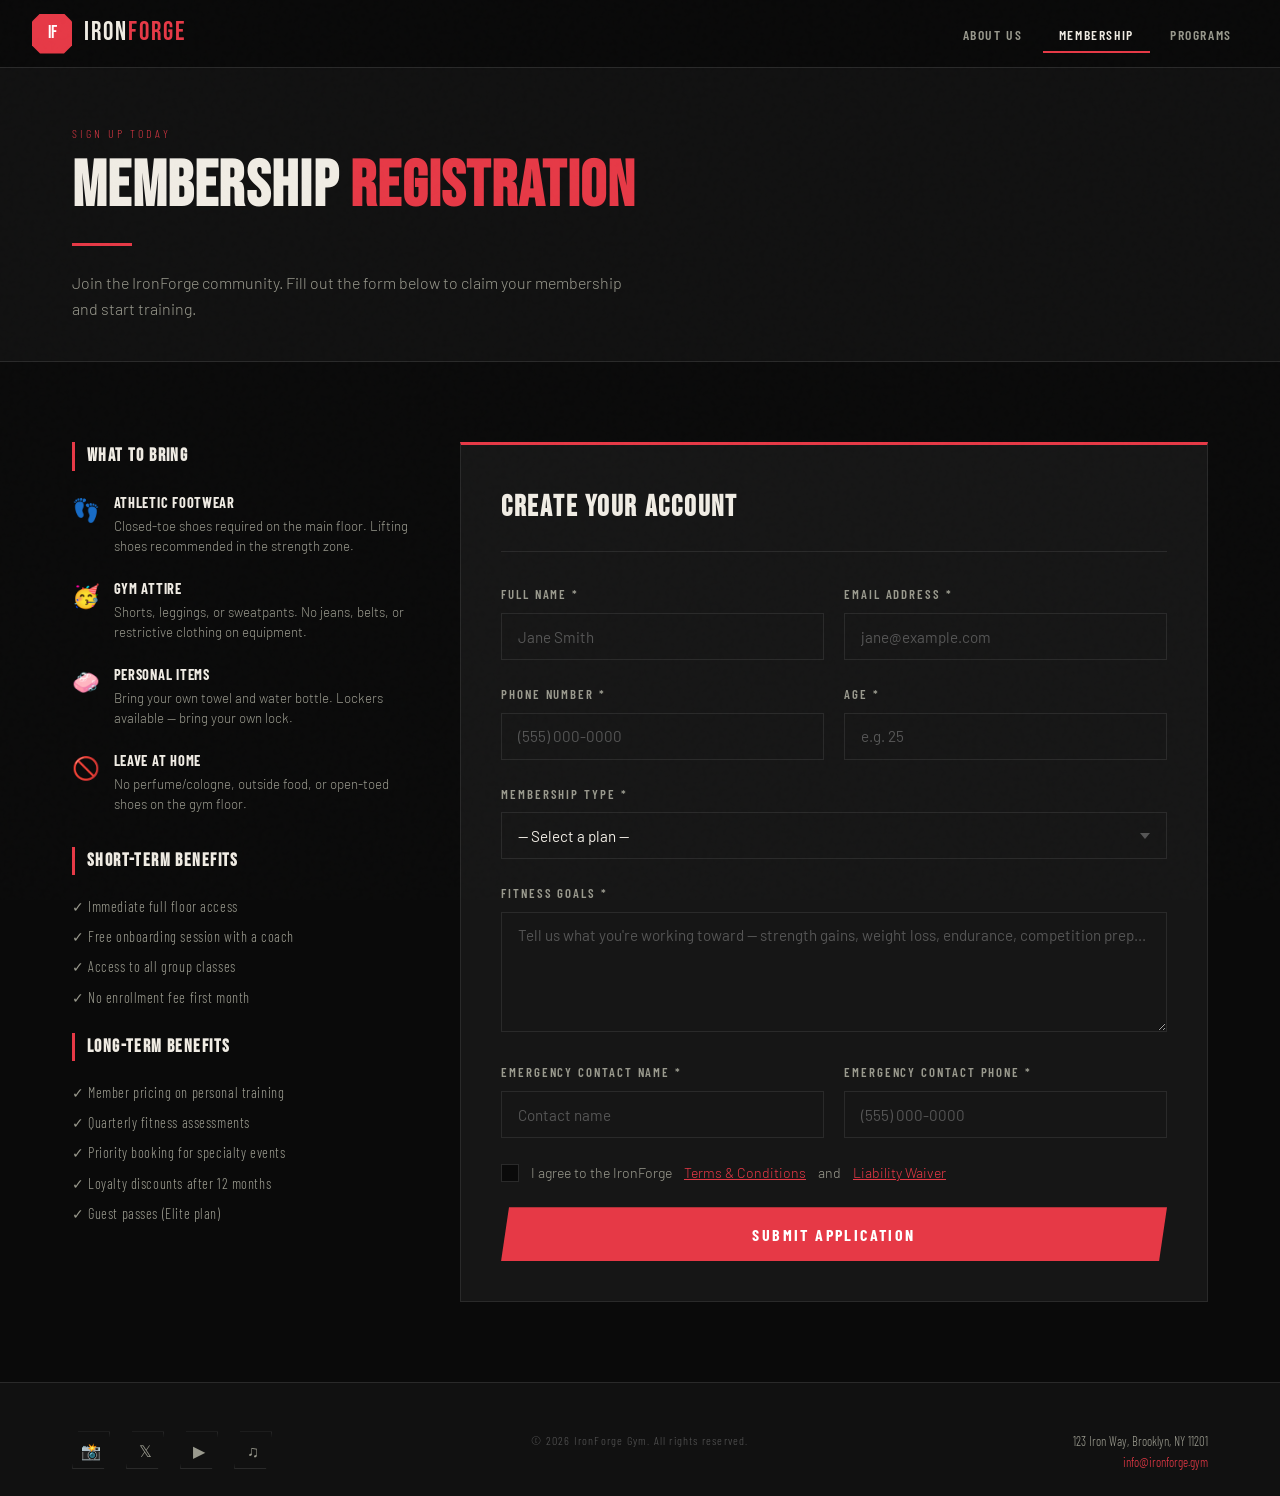
<file: membership.html>
<!DOCTYPE html>
<html lang="en">
<head>
  <meta charset="UTF-8"/>
  <meta name="viewport" content="width=device-width, initial-scale=1.0"/>
  <title>IronForge Gym — Membership Registration</title>
  <!-- Requirement: External CSS file -->
  <link rel="stylesheet" href="ironforge.css"/>
</head>
<body>
  <div class="page-wrapper">

    <!-- ── NAVBAR: Logo + Company Name + Nav Bar ── -->
    <nav class="navbar">
      <div class="navbar-brand">
        <div class="navbar-logo">IF</div>
        <span class="navbar-name">IRON<span>FORGE</span></span>
      </div>
      <ul class="navbar-links">
        <li><a href="index.html">About Us</a></li>
        <li><a href="membership.html" class="active">Membership</a></li>
        <li><a href="creativity.html">Programs</a></li>
      </ul>
    </nav>

    <main>

      <!-- ── PAGE HEADER ── -->
      <section class="reg-header">
        <div class="container">
          <p class="section-label">Sign Up Today</p>
          <h1 class="section-title">MEMBERSHIP <span class="accent">REGISTRATION</span></h1>
          <div class="divider"></div>
          <p class="reg-sub">Join the IronForge community. Fill out the form below to claim your membership and start training.</p>
        </div>
      </section>

      <!-- ══════════════════════════════════════════════
           WIREFRAME ROW 1:
           Left col  — What members bring / attire info
           Center    — Membership signup form
           Right col — Short & long term benefits
      ══════════════════════════════════════════════ -->
      <section class="section">
        <div class="container">
          <div class="reg-layout">

            <!-- LEFT: What to bring / gym attire -->
            <aside class="reg-sidebar">
              <h3 class="sidebar-title">WHAT TO BRING</h3>
              <ul class="attire-list">
                <li>
                  <span class="att-icon">&#128099;</span>
                  <div>
                    <strong>Athletic Footwear</strong>
                    <p>Closed-toe shoes required on the main floor. Lifting shoes recommended in the strength zone.</p>
                  </div>
                </li>
                <li>
                  <span class="att-icon">&#129395;</span>
                  <div>
                    <strong>Gym Attire</strong>
                    <p>Shorts, leggings, or sweatpants. No jeans, belts, or restrictive clothing on equipment.</p>
                  </div>
                </li>
                <li>
                  <span class="att-icon">&#129532;</span>
                  <div>
                    <strong>Personal Items</strong>
                    <p>Bring your own towel and water bottle. Lockers available — bring your own lock.</p>
                  </div>
                </li>
                <li>
                  <span class="att-icon">&#128683;</span>
                  <div>
                    <strong>Leave At Home</strong>
                    <p>No perfume/cologne, outside food, or open-toed shoes on the gym floor.</p>
                  </div>
                </li>
              </ul>

              <!-- Benefits — short & long term -->
              <h3 class="sidebar-title" style="margin-top:2rem;">SHORT-TERM BENEFITS</h3>
              <ul class="benefit-list">
                <li>&#10003; Immediate full floor access</li>
                <li>&#10003; Free onboarding session with a coach</li>
                <li>&#10003; Access to all group classes</li>
                <li>&#10003; No enrollment fee first month</li>
              </ul>
              <h3 class="sidebar-title" style="margin-top:1.5rem;">LONG-TERM BENEFITS</h3>
              <ul class="benefit-list">
                <li>&#10003; Member pricing on personal training</li>
                <li>&#10003; Quarterly fitness assessments</li>
                <li>&#10003; Priority booking for specialty events</li>
                <li>&#10003; Loyalty discounts after 12 months</li>
                <li>&#10003; Guest passes (Elite plan)</li>
              </ul>
            </aside>

            <!-- CENTER: Membership signup form -->
            <div class="reg-form-col">
              <div class="form-container">
                <h2 class="form-heading">Create Your Account</h2>

                <form id="registrationForm" novalidate>

                  <!-- Full Name + Email -->
                  <div class="form-row">
                    <div class="form-group">
                      <label class="form-label" for="fullName">Full Name *</label>
                      <input type="text" id="fullName" name="fullName" class="form-control" placeholder="Jane Smith" />
                      <span class="form-error" id="fullNameError">Please enter your full name.</span>
                    </div>
                    <div class="form-group">
                      <label class="form-label" for="email">Email Address *</label>
                      <input type="email" id="email" name="email" class="form-control" placeholder="jane@example.com" />
                      <span class="form-error" id="emailError">Please enter a valid email address.</span>
                    </div>
                  </div>

                  <!-- Phone + Age -->
                  <div class="form-row">
                    <div class="form-group">
                      <label class="form-label" for="phone">Phone Number *</label>
                      <input type="tel" id="phone" name="phone" class="form-control" placeholder="(555) 000-0000" />
                      <span class="form-error" id="phoneError">Enter a valid 10-digit phone number.</span>
                    </div>
                    <div class="form-group">
                      <label class="form-label" for="age">Age *</label>
                      <input type="number" id="age" name="age" class="form-control" placeholder="e.g. 25" min="16" max="90" />
                      <span class="form-error" id="ageError">Age must be between 16 and 90.</span>
                    </div>
                  </div>

                  <!-- Membership Type select -->
                  <div class="form-group">
                    <label class="form-label" for="membershipType">Membership Type *</label>
                    <select id="membershipType" name="membershipType" class="form-control">
                      <option value="">&#8212; Select a plan &#8212;</option>
                      <option value="basic">Basic &#8212; $29/month (gym access only)</option>
                      <option value="strength">Strength Add-On &#8212; $49/month</option>
                      <option value="hiit">HIIT Add-On &#8212; $39/month</option>
                      <option value="elite">Elite All-Access &#8212; $119/month</option>
                    </select>
                    <span class="form-error" id="membershipTypeError">Please select a membership plan.</span>
                  </div>

                  <!-- Fitness Goals textarea -->
                  <div class="form-group">
                    <label class="form-label" for="fitnessGoals">Fitness Goals *</label>
                    <textarea id="fitnessGoals" name="fitnessGoals" class="form-control"
                      placeholder="Tell us what you're working toward &#8212; strength gains, weight loss, endurance, competition prep..."></textarea>
                    <span class="form-error" id="fitnessGoalsError">Please describe your fitness goals (min. 10 characters).</span>
                  </div>

                  <!-- Emergency Contact + Phone -->
                  <div class="form-row">
                    <div class="form-group">
                      <label class="form-label" for="emergencyContact">Emergency Contact Name *</label>
                      <input type="text" id="emergencyContact" name="emergencyContact" class="form-control" placeholder="Contact name" />
                      <span class="form-error" id="emergencyContactError">Please enter an emergency contact name.</span>
                    </div>
                    <div class="form-group">
                      <label class="form-label" for="emergencyPhone">Emergency Contact Phone *</label>
                      <input type="tel" id="emergencyPhone" name="emergencyPhone" class="form-control" placeholder="(555) 000-0000" />
                      <span class="form-error" id="emergencyPhoneError">Enter a valid 10-digit phone number.</span>
                    </div>
                  </div>

                  <!-- Terms checkbox -->
                  <div class="form-group checkbox-group">
                    <label class="checkbox-label">
                      <input type="checkbox" id="agreeTerms" name="agreeTerms" />
                      <span class="checkbox-custom"></span>
                      I agree to the IronForge
                      <a href="#" class="accent-link">Terms &amp; Conditions</a> and
                      <a href="#" class="accent-link">Liability Waiver</a>
                    </label>
                    <span class="form-error" id="agreeTermsError">You must agree to the terms to continue.</span>
                  </div>

                  <button type="submit" class="btn btn-primary" style="width:100%;font-size:1rem;padding:1.1rem;">
                    SUBMIT APPLICATION
                  </button>

                  <!-- Error summary (populated by JS) -->
                  <div id="errorSummary" class="error-summary" aria-live="polite"></div>

                </form>

                <!-- Success message (shown after valid submit) -->
                <div class="form-success" id="successMsg">
                  <h3>&#127947; Welcome to IronForge!</h3>
                  <p>Your application has been received. We'll email your confirmation within 24 hours.</p>
                </div>

              </div><!-- /.form-container -->
            </div><!-- /.reg-form-col -->

          </div><!-- /.reg-layout -->
        </div><!-- /.container -->
      </section>

    </main>

    <!-- ── FOOTER: Social media left — Copyright & email right ── -->
    <footer class="site-footer">
      <div class="container">
        <div class="footer-inner">
          <div class="footer-social">
            <a href="#" class="social-icon" aria-label="Instagram">&#128248;</a>
            <a href="#" class="social-icon" aria-label="Twitter / X">&#120143;</a>
            <a href="#" class="social-icon" aria-label="YouTube">&#9654;</a>
            <a href="#" class="social-icon" aria-label="TikTok">&#9835;</a>
          </div>
          <p class="footer-copy">&copy; 2026 IronForge Gym. All rights reserved.</p>
          <div class="footer-contact">
            <p>123 Iron Way, Brooklyn, NY 11201</p>
            <a href="mailto:info@ironforge.gym">info@ironforge.gym</a>
          </div>
        </div>
      </div>
    </footer>

  </div><!-- /.page-wrapper -->

  <script>
    'use strict';

    // ── Navbar scroll shadow ──
    (function navbarScroll() {
      const navbar = document.querySelector('.navbar');
      if (!navbar) return;
      window.addEventListener('scroll', () => {
        navbar.style.boxShadow = window.scrollY > 40 ? '0 4px 20px rgba(0,0,0,0.5)' : 'none';
      }, { passive: true });
    })();

    // ── Utility ──
    function pad(n) { return String(n).padStart(2, '0'); }

    // ============================================================
    // FORM VALIDATION
    // Demonstrates: Variables, Arrays, Functions, Selection,
    //               Loops, DOM Manipulation, Event Handling
    // ============================================================

    // ── Variables ──
    const form          = document.getElementById('registrationForm');
    const successMsg    = document.getElementById('successMsg');
    const errorSummaryEl = document.getElementById('errorSummary');

    // ── Arrays — field configurations for validation loop ──
    const fieldRules = [
      {
        id: 'fullName', errorId: 'fullNameError', label: 'Full Name',
        validate: (val) => val.trim().length >= 2,
        message: 'Please enter your full name (at least 2 characters).'
      },
      {
        id: 'email', errorId: 'emailError', label: 'Email Address',
        validate: (val) => /^[^\s@]+@[^\s@]+\.[^\s@]+$/.test(val.trim()),
        message: 'Please enter a valid email address (e.g. user@example.com).'
      },
      {
        id: 'phone', errorId: 'phoneError', label: 'Phone Number',
        validate: (val) => val.trim().replace(/\D/g, '').length >= 10,
        message: 'Enter a valid phone number with at least 10 digits.'
      },
      {
        id: 'age', errorId: 'ageError', label: 'Age',
        validate: (val) => { const n = parseInt(val, 10); return !isNaN(n) && n >= 16 && n <= 90; },
        message: 'Age must be a number between 16 and 90.'
      },
      {
        id: 'membershipType', errorId: 'membershipTypeError', label: 'Membership Type',
        validate: (val) => val !== '',
        message: 'Please select a membership plan.'
      },
      {
        id: 'fitnessGoals', errorId: 'fitnessGoalsError', label: 'Fitness Goals',
        validate: (val) => val.trim().length >= 10,
        message: 'Please describe your fitness goals (at least 10 characters).'
      },
      {
        id: 'emergencyContact', errorId: 'emergencyContactError', label: 'Emergency Contact Name',
        validate: (val) => val.trim().length >= 2,
        message: 'Please enter an emergency contact name.'
      },
      {
        id: 'emergencyPhone', errorId: 'emergencyPhoneError', label: 'Emergency Contact Phone',
        validate: (val) => val.trim().replace(/\D/g, '').length >= 10,
        message: 'Enter a valid emergency contact phone number (at least 10 digits).'
      }
    ];

    // ── Function: clear a single field error ──
    function clearFieldError(fieldId, errorId) {
      const field   = document.getElementById(fieldId);
      const errorEl = document.getElementById(errorId);
      if (field)   field.classList.remove('error');
      if (errorEl) errorEl.classList.remove('visible');
    }

    // ── Function: show a single field error ──
    function showFieldError(fieldId, errorId, message) {
      const field   = document.getElementById(fieldId);
      const errorEl = document.getElementById(errorId);
      if (field)   field.classList.add('error');
      if (errorEl) { errorEl.textContent = message; errorEl.classList.add('visible'); }
    }

    // ── Function: validate all fields using a loop ──
    function validateAllFields() {
      let errors = []; // Array to collect all error messages

      // ── Loop through each field rule ──
      for (let i = 0; i < fieldRules.length; i++) {
        const rule  = fieldRules[i];
        const field = document.getElementById(rule.id);
        if (!field) continue;

        // ── Selection statement (if/else) ──
        if (!rule.validate(field.value)) {
          showFieldError(rule.id, rule.errorId, rule.message);
          errors.push(rule.label + ': ' + rule.message);
        } else {
          clearFieldError(rule.id, rule.errorId);
        }
      }

      // ── Checkbox validation ──
      const checkbox     = document.getElementById('agreeTerms');
      const checkboxError = document.getElementById('agreeTermsError');
      if (!checkbox.checked) {
        if (checkboxError) checkboxError.classList.add('visible');
        errors.push('Terms & Conditions: You must agree to the terms to continue.');
      } else {
        if (checkboxError) checkboxError.classList.remove('visible');
      }

      return errors;
    }

    // ── Function: render error summary ──
    function renderErrorSummary(errors) {
      if (errors.length === 0) {
        errorSummaryEl.innerHTML = '';
        errorSummaryEl.classList.remove('visible');
        return;
      }
      let html = '<p><strong>Please fix the following:</strong></p><ul>';
      // ── Loop: build list from errors array ──
      for (let i = 0; i < errors.length; i++) {
        html += '<li>' + errors[i] + '</li>';
      }
      html += '</ul>';
      errorSummaryEl.innerHTML = html;
      errorSummaryEl.classList.add('visible');
      errorSummaryEl.scrollIntoView({ behavior: 'smooth', block: 'nearest' });
    }

    // ── Function: handle form submission ──
    function handleSubmit(e) {
      e.preventDefault();
      const errors = validateAllFields();

      // ── Selection statement (if/else) ──
      if (errors.length > 0) {
        renderErrorSummary(errors);
        // ── Loop: scroll to first error field ──
        for (let i = 0; i < fieldRules.length; i++) {
          const el = document.getElementById(fieldRules[i].id);
          if (el && el.classList.contains('error')) {
            el.scrollIntoView({ behavior: 'smooth', block: 'center' });
            el.focus();
            break;
          }
        }
      } else {
        errorSummaryEl.innerHTML = '';
        errorSummaryEl.classList.remove('visible');
        form.style.display = 'none';
        successMsg.classList.add('visible');
        successMsg.scrollIntoView({ behavior: 'smooth', block: 'center' });
      }
    }

    // ── Event handling: form submit ──
    if (form) { form.addEventListener('submit', handleSubmit); }

    // ── Event handling: real-time validation on blur ──
    // ── Loop: attach listeners to each field ──
    fieldRules.forEach(function(rule) {
      const field = document.getElementById(rule.id);
      if (!field) return;
      field.addEventListener('blur', function() {
        // ── Selection statement ──
        if (!rule.validate(field.value)) {
          showFieldError(rule.id, rule.errorId, rule.message);
        } else {
          clearFieldError(rule.id, rule.errorId);
        }
      });
      field.addEventListener('input', function() {
        if (rule.validate(field.value)) clearFieldError(rule.id, rule.errorId);
      });
    });

    // ── Function: auto-format phone numbers ──
    function autoFormatPhone(inputId) {
      const el = document.getElementById(inputId);
      if (!el) return;
      el.addEventListener('input', function() {
        let digits = el.value.replace(/\D/g, '');
        let formatted = '';
        // ── Switch statement for formatting ──
        switch (true) {
          case digits.length <= 3:
            formatted = digits; break;
          case digits.length <= 6:
            formatted = '(' + digits.slice(0,3) + ') ' + digits.slice(3); break;
          default:
            formatted = '(' + digits.slice(0,3) + ') ' + digits.slice(3,6) + '-' + digits.slice(6,10);
        }
        el.value = formatted;
      });
    }

    // ── Array of phone fields — loop to attach formatter ──
    const phoneFields = ['phone', 'emergencyPhone'];
    for (let i = 0; i < phoneFields.length; i++) {
      autoFormatPhone(phoneFields[i]);
    }
  </script>
</body>
</html>
</file>
<file: ironforge.css>
/* =============================================
   IRONFORGE GYM — GLOBAL STYLES
   Dark Industrial Aesthetic
   External CSS File — Requirement: CSS must be
   written in an external .css file
   ============================================= */

/* Requirement: Google Fonts import for consistent typography across all pages */
@import url('https://fonts.googleapis.com/css2?family=Bebas+Neue&family=Barlow+Condensed:wght@300;400;600;700&family=Barlow:wght@300;400;500&display=swap');

/* ── Reset & Base ── */
*, *::before, *::after { box-sizing: border-box; margin: 0; padding: 0; }

body {
  scroll-behavior: smooth; /* Requirement: Applied directly to scroll container instead of html root */
  background-color: #0a0a0a;
  color: #f0ece4;
  font-family: 'Barlow', sans-serif;
  font-weight: 300;
  line-height: 1.6;
  overflow-x: hidden;
}

img { max-width: 100%; display: block; }
a { color: inherit; text-decoration: none; }
ul { list-style: none; }

/* ── Utility ── */
/* Requirement: Box model — max-width, margin auto centers the layout */
.container { max-width: 1200px; margin: 0 auto; padding: 0 2rem; } /* Requirement: Box model — padding */
.section { padding: 5rem 0; } /* Requirement: Box model — padding */
.section-title {
  font-family: 'Bebas Neue', sans-serif;
  font-size: clamp(2.5rem, 5vw, 4rem);
  line-height: 1;
  letter-spacing: 0.02em;
  color: #f0ece4;
}
.accent { color: #e63946; }
.gold { color: #c9a84c; }

.btn {
  display: inline-block;
  font-family: 'Barlow Condensed', sans-serif;
  font-size: 0.9rem;
  font-weight: 700;
  letter-spacing: 0.15em;
  text-transform: uppercase;
  padding: 0.85rem 2.2rem; /* Requirement: Box model — padding */
  border: none;            /* Requirement: Box model — border */
  cursor: pointer;
  transition: all 0.25s ease;
  position: relative;
  overflow: hidden;
}
.btn-primary {
  background: #e63946;
  color: #fff;
  clip-path: polygon(8px 0%, 100% 0%, calc(100% - 8px) 100%, 0% 100%);
}
.btn-primary:hover {
  background: #c0303c;
  transform: translateY(-2px);
  box-shadow: 0 8px 25px rgba(230, 57, 70, 0.35); /* Requirement: box-shadow */
}
.btn-outline {
  background: transparent;
  color: #f0ece4;
  border: 1px solid #2a2a2a; /* Requirement: Box model — border */
  clip-path: polygon(8px 0%, 100% 0%, calc(100% - 8px) 100%, 0% 100%);
}
.btn-outline:hover {
  border-color: #e63946;
  color: #e63946;
}

/* ── NAVBAR ── */
.navbar {
  position: fixed;
  top: 0; left: 0; right: 0;
  z-index: 1000;
  background: rgba(10, 10, 10, 0.92);
  backdrop-filter: blur(12px);
  border-bottom: 1px solid #2a2a2a; /* Requirement: Box model — border */
  padding: 0 2rem;                         /* Requirement: Box model — padding */
  height: 68px;
  display: flex;
  align-items: center;
  justify-content: space-between;
  transition: background 0.3s;
}

.navbar-brand {
  display: flex;
  align-items: center;
  gap: 0.75rem;
}
.navbar-logo {
  width: 40px;
  height: 40px;
  background: #e63946;
  clip-path: polygon(20% 0%, 80% 0%, 100% 20%, 100% 80%, 80% 100%, 20% 100%, 0% 80%, 0% 20%);
  display: flex;
  align-items: center;
  justify-content: center;
  font-family: 'Bebas Neue', sans-serif;
  font-size: 1.1rem;
  color: #fff;
  flex-shrink: 0;
}
.navbar-name {
  font-family: 'Bebas Neue', sans-serif;
  font-size: 1.6rem;
  letter-spacing: 0.08em;
  color: #f0ece4;
}
.navbar-name span { color: #e63946; }

.navbar-links {
  display: flex;
  gap: 0.25rem;
  align-items: center;
}
.navbar-links a {
  font-family: 'Barlow Condensed', sans-serif;
  font-size: 0.85rem;
  font-weight: 600;
  letter-spacing: 0.12em;
  text-transform: uppercase;
  color: #9a9a8e;
  padding: 0.5rem 1rem;
  border-bottom: 2px solid transparent;
  transition: all 0.2s;
}
.navbar-links a:hover,
.navbar-links a.active {
  color: #f0ece4;
  border-bottom-color: #e63946;
}

/* ── FOOTER ── */
.site-footer {
  background: #111111;
  border-top: 1px solid #2a2a2a;
  padding: 3rem 0 1.5rem;
  margin-top: auto;
}
.footer-inner {
  display: grid;
  grid-template-columns: 1fr auto 1fr;
  align-items: start;
  gap: 2rem;
}
.footer-social { display: flex; gap: 1rem; }
.social-icon {
  width: 38px; height: 38px;
  border: 1px solid #2a2a2a;
  display: flex; align-items: center; justify-content: center;
  font-size: 1rem;
  color: #9a9a8e;
  transition: all 0.2s;
  clip-path: polygon(6px 0%, 100% 0%, calc(100% - 6px) 100%, 0% 100%);
}
.social-icon:hover { border-color: #e63946; color: #e63946; }
.footer-copy {
  font-family: 'Barlow Condensed', sans-serif;
  font-size: 0.75rem;
  letter-spacing: 0.1em;
  color: #555;
  text-align: center;
}
.footer-contact {
  text-align: right;
  font-family: 'Barlow Condensed', sans-serif;
  font-size: 0.8rem;
  color: #9a9a8e;
}
.footer-contact a { color: #e63946; }
.footer-contact a:hover { text-decoration: underline; }

/* ── CARDS ── */
.card {
  background: #161616;
  border: 1px solid #2a2a2a;           /* Requirement: Box model — border */
  border-top: 3px solid #e63946;       /* Requirement: Box model — border */
  padding: 2rem;                             /* Requirement: Box model — padding */
  transition: all 0.3s ease;
}
.card:hover {
  background: #1e1e1e;
  transform: translateY(-4px);
  box-shadow: 0 12px 30px rgba(0,0,0,0.4);  /* Requirement: box-shadow */
}
.card-icon {
  font-size: 2rem;
  margin-bottom: 1rem;
}
.card-title {
  font-family: 'Barlow Condensed', sans-serif;
  font-size: 1.3rem;
  font-weight: 700;
  letter-spacing: 0.05em;
  color: #f0ece4;
  margin-bottom: 0.5rem;
  text-transform: uppercase;
}
.card-body {
  font-size: 0.9rem;
  color: #9a9a8e;
  line-height: 1.7;
}
.card-price {
  font-family: 'Bebas Neue', sans-serif;
  font-size: 2.5rem;
  color: #e63946;
  margin-top: 1rem;
}
.card-price span {
  font-family: 'Barlow Condensed', sans-serif;
  font-size: 0.9rem;
  color: #555;
}

/* ── FORM STYLES (Registration Page) ── */
.form-group {
  margin-bottom: 1.5rem; /* Requirement: Box model — margin */
}
.form-label {
  display: block;
  font-family: 'Barlow Condensed', sans-serif;
  font-size: 0.8rem;
  font-weight: 600;
  letter-spacing: 0.15em;
  text-transform: uppercase;
  color: #9a9a8e;
  margin-bottom: 0.5rem; /* Requirement: Box model — margin */
}
.form-control {
  width: 100%;
  background: #161616;
  border: 1px solid #2a2a2a; /* Requirement: Box model — border */
  color: #f0ece4;
  font-family: 'Barlow', sans-serif;
  font-size: 0.95rem;
  padding: 0.85rem 1rem;           /* Requirement: Box model — padding */
  outline: none;
  transition: border-color 0.2s;
  appearance: none;
}
.form-control:focus {
  border-color: #e63946;                 /* Requirement: Focus state styling */
  box-shadow: 0 0 0 2px rgba(230, 57, 70, 0.35);    /* Requirement: box-shadow on focus */
}
.form-control.error { border-color: #e63946; }
.form-control::placeholder { color: #555; }
select.form-control {
  background-image: url("data:image/svg+xml,%3Csvg xmlns='http://www.w3.org/2000/svg' width='10' height='6'%3E%3Cpath d='M0 0l5 6 5-6z' fill='%23555'/%3E%3C/svg%3E");
  background-repeat: no-repeat;
  background-position: right 1rem center;
  padding-right: 2.5rem;
}
.form-error {
  font-size: 0.78rem;
  color: #e63946;
  margin-top: 0.3rem;
  display: none;
  font-family: 'Barlow Condensed', sans-serif;
  letter-spacing: 0.05em;
}
.form-error.visible { display: block; }
.form-row { display: grid; grid-template-columns: 1fr 1fr; gap: 1.25rem; }
textarea.form-control { resize: vertical; min-height: 120px; }

.form-success {
  display: none;
  background: rgba(40, 167, 69, 0.1);
  border: 1px solid rgba(40, 167, 69, 0.4);
  padding: 1.5rem 2rem;
  text-align: center;
  margin-top: 1.5rem;
}
.form-success.visible { display: block; }
.form-success h3 {
  font-family: 'Bebas Neue', sans-serif;
  font-size: 1.8rem;
  color: #4caf50;
  margin-bottom: 0.5rem;
}

/* ── GRID HELPERS ── */
.grid-3 { display: grid; grid-template-columns: repeat(3, 1fr); gap: 1.5rem; }
.grid-2 { display: grid; grid-template-columns: repeat(2, 1fr); gap: 1.5rem; }
.divider {
  width: 60px; height: 3px;
  background: #e63946;
  margin: 1.5rem 0;
}

/* ── DECORATIVE NOISE OVERLAY ── */
body::before {
  content: '';
  position: fixed;
  inset: 0;
  background-image: url("data:image/svg+xml,%3Csvg viewBox='0 0 200 200' xmlns='http://www.w3.org/2000/svg'%3E%3Cfilter id='n'%3E%3CfeTurbulence type='fractalNoise' baseFrequency='0.85' numOctaves='4' stitchTiles='stitch'/%3E%3C/filter%3E%3Crect width='100%25' height='100%25' filter='url(%23n)' opacity='0.04'/%3E%3C/svg%3E");
  pointer-events: none;
  z-index: 9999;
  opacity: 0.4;
}

/* ── Page wrapper ── */
.page-wrapper {
  min-height: 100vh;
  display: flex;
  flex-direction: column;
  padding-top: 68px;
}
main { flex: 1; }

/* ── Responsive — Requirement: Responsive layout encouraged ── */
@media (max-width: 768px) {
  .grid-3 { grid-template-columns: 1fr; }        /* Requirement: CSS Grid collapses to single column on mobile */
  .grid-2 { grid-template-columns: 1fr; }
  .form-row { grid-template-columns: 1fr; }
  .footer-inner { grid-template-columns: 1fr; text-align: center; }
  .footer-contact { text-align: center; }
  .footer-social { justify-content: center; }
  .navbar-links a { padding: 0.5rem 0.6rem; font-size: 0.78rem; }
}

/* ═══════════════════════════════════════════════
   REQUIREMENT: Float & Clear demonstration
   Used on image-beside-text layouts (About page)
   ═══════════════════════════════════════════════ */
.float-left {
  float: left;             /* Requirement: Float — wraps text around left-floated element */
  margin: 0 1.5rem 1rem 0;
}
.float-right {
  float: right;            /* Requirement: Float — wraps text around right-floated element */
  margin: 0 0 1rem 1.5rem;
}
.clearfix::after {
  content: '';
  display: table;
  clear: both;             /* Requirement: Clear — prevents container collapse after floats */
}

/* ═══════════════════════════════════════════════
   REQUIREMENT: Opacity
   Applied to secondary/muted UI elements
   ═══════════════════════════════════════════════ */
.text-muted-overlay {
  opacity: 0.6;            /* Requirement: Opacity */
}
.overlay-dim {
  opacity: 0.75;           /* Requirement: Opacity — used on image overlays */
}
.section-label {
  font-family: 'Barlow Condensed', sans-serif;
  font-size: 0.75rem;
  letter-spacing: 0.25em;
  text-transform: uppercase;
  color: #e63946;
  margin-bottom: 0.75rem;
  opacity: 0.9;            /* Requirement: Opacity — subtle label de-emphasis */
}

/* ═══════════════════════════════════════════════
   REQUIREMENT: Tables with alternating row colors
   Used in the membership pricing table
   ═══════════════════════════════════════════════ */
.if-table {
  width: 100%;
  border-collapse: collapse;       /* Requirement: Box model — border */
  border: 1px solid #2a2a2a;
  margin: 1.5rem 0;                /* Requirement: Box model — margin */
}
.if-table thead {
  background-color: #e63946; /* Requirement: Consistent color scheme */
  color: #fff;
}
.if-table th {
  font-family: 'Barlow Condensed', sans-serif;
  font-size: 0.8rem;
  font-weight: 700;
  letter-spacing: 0.12em;
  text-transform: uppercase;
  padding: 0.9rem 1rem;            /* Requirement: Box model — padding */
  border: 1px solid rgba(255,255,255,0.15);
  text-align: left;
}
.if-table td {
  font-family: 'Barlow Condensed', sans-serif;
  font-size: 0.9rem;
  color: #9a9a8e;
  padding: 0.85rem 1rem;           /* Requirement: Box model — padding */
  border: 1px solid #2a2a2a; /* Requirement: Box model — border */
}
.if-table tbody tr:nth-child(odd) {
  background-color: #161616;          /* Requirement: Alternating row colors */
}
.if-table tbody tr:nth-child(even) {
  background-color: #111111;     /* Requirement: Alternating row colors */
}
.if-table tbody tr:hover {
  background-color: #1e1e1e;
  box-shadow: inset 3px 0 0 #e63946;   /* Requirement: box-shadow */
}


/* Hero */
.hero {
  position: relative;
  min-height: 90vh;
  display: flex;
  flex-direction: column;
  justify-content: center;
  background: #0a0a0a;
  overflow: hidden;
}
.hero-bg-grid {
  position: absolute;
  inset: 0;
  background-image:
    linear-gradient(rgba(230,57,70,0.04) 1px, transparent 1px),
    linear-gradient(90deg, rgba(230,57,70,0.04) 1px, transparent 1px);
  background-size: 60px 60px;
}
.hero-bg-grid::after {
  content: '';
  position: absolute;
  inset: 0;
  background: radial-gradient(ellipse 70% 60% at 60% 50%, rgba(230,57,70,0.08) 0%, transparent 70%);
}
.hero-content {
  position: relative;
  z-index: 1;
  padding-top: 4rem;
  padding-bottom: 2rem;
}
.hero-tag {
  font-family: 'Barlow Condensed', sans-serif;
  font-size: 0.75rem;
  letter-spacing: 0.3em;
  text-transform: uppercase;
  color: #e63946;
  margin-bottom: 1.5rem;
  padding-left: 2.5rem;
  position: relative;
}
.hero-tag::before {
  content: '';
  position: absolute;
  left: 0; top: 50%;
  transform: translateY(-50%);
  width: 2rem; height: 1px;
  background: #e63946;
}
.hero-title {
  font-family: 'Bebas Neue', sans-serif;
  font-size: clamp(5rem, 13vw, 10rem);
  line-height: 0.92;
  letter-spacing: 0.02em;
  color: #f0ece4;
  margin-bottom: 2rem;
}
.hero-sub {
  max-width: 540px;
  color: #9a9a8e;
  font-size: 1.05rem;
  line-height: 1.7;
  margin-bottom: 2.5rem;
}
.hero-actions { display: flex; gap: 1rem; flex-wrap: wrap; }

/* Hero stat bar */
.hero-stat-bar {
  background: #111111;
  border-top: 1px solid #2a2a2a;
  padding: 1.5rem 0;
  position: relative;
  z-index: 1;
}
.hero-stats {
  display: flex;
  justify-content: space-around;
  flex-wrap: wrap;
  gap: 1.5rem;
}
.hero-stat { text-align: center; }
.stat-num {
  display: block;
  font-family: 'Bebas Neue', sans-serif;
  font-size: 2.2rem;
  color: #e63946;
  line-height: 1;
}
.stat-label {
  font-family: 'Barlow Condensed', sans-serif;
  font-size: 0.72rem;
  letter-spacing: 0.15em;
  text-transform: uppercase;
  color: #555;
}

/* Section dark alternate */
.section-dark { background: #111111; }

/* ── ABOUT US SECTION (wireframe: image left, text right) ── */
.about-section {
  display: flex;
  align-items: flex-start;
  gap: 2.5rem;                         /* Requirement: Box model — gap/spacing */
  padding: 3rem 2rem;                  /* Requirement: Box model — padding */
  background: #161616;
  border: 1px solid #2a2a2a;     /* Requirement: Box model — border */
  border-top: 3px solid #e63946;
  margin: 2.5rem 0;                    /* Requirement: Box model — margin */
  box-shadow: 0 8px 24px rgba(0,0,0,0.35); /* Requirement: box-shadow */
}
.about-image-col {
  flex: 0 0 280px;
  text-align: center;
  opacity: 0.95;                       /* Requirement: Opacity */
}
.about-image-col img {
  width: 100%;
  border: 2px solid #2a2a2a;     /* Requirement: Box model — border */
  box-shadow: 5px 5px 20px rgba(0,0,0,0.5); /* Requirement: box-shadow */
  filter: grayscale(15%) contrast(1.05);
}
.about-image-label {
  font-family: 'Bebas Neue', sans-serif;
  color: #e63946;
  margin-top: 0.75rem;
  font-size: 1.2rem;
  letter-spacing: 0.1em;
}
.about-text-col {
  flex: 1;
}
.about-text-col h2 {
  font-family: 'Bebas Neue', sans-serif;
  font-size: clamp(1.8rem, 4vw, 2.8rem);
  color: #f0ece4;
  margin-top: 0;
  margin-bottom: 1rem;                 /* Requirement: Box model — margin */
  letter-spacing: 0.04em;
}
.about-text-col p {
  color: #9a9a8e;
  line-height: 1.75;
  margin-bottom: 0.85rem;             /* Requirement: Box model — margin */
}
.about-text-col ul {
  margin-top: 1rem;                    /* Requirement: Box model — margin */
  padding-left: 0;
  display: flex;
  flex-direction: column;
  gap: 0.5rem;
}
.about-text-col ul li {
  font-family: 'Barlow Condensed', sans-serif;
  font-size: 0.95rem;
  font-weight: 600;
  letter-spacing: 0.05em;
  color: #9a9a8e;
  padding-left: 1rem;                  /* Requirement: Box model — padding */
  border-left: 2px solid #e63946; /* Requirement: Box model — border */
}

/* ── PROGRAMS ROW (wireframe: three side-by-side cards) ── */
.programs-row {
  display: flex;
  gap: 1.5rem;
  flex-wrap: wrap;
  margin-top: 2rem;                    /* Requirement: Box model — margin */
}
.program-card {
  flex: 1 1 280px;
  background: #161616;
  border: 1px solid #2a2a2a;     /* Requirement: Box model — border */
  border-top: 3px solid #e63946;
  padding: 1.75rem;                    /* Requirement: Box model — padding */
  box-shadow: 4px 4px 16px rgba(0,0,0,0.3); /* Requirement: box-shadow */
  transition: transform 0.3s ease, box-shadow 0.3s ease;
}
.program-card:hover {
  transform: translateY(-4px);
  box-shadow: 0 12px 30px rgba(0,0,0,0.5); /* Requirement: box-shadow */
}
.program-card.card-highlight {
  border-top-color: #c9a84c;
  background: rgba(201,168,76,0.05);
}
.program-card h3 {
  font-family: 'Bebas Neue', sans-serif;
  font-size: 1.4rem;
  letter-spacing: 0.06em;
  color: #f0ece4;
  margin-top: 0;
  margin-bottom: 0.75rem;             /* Requirement: Box model — margin */
  padding-bottom: 0.6rem;             /* Requirement: Box model — padding */
  border-bottom: 1px solid #2a2a2a; /* Requirement: Box model — border */
}
.program-card p {
  font-size: 0.88rem;
  color: #9a9a8e;
  line-height: 1.7;
  margin-bottom: 1rem;                /* Requirement: Box model — margin */
}
.program-card ul {
  padding-left: 0;
  display: flex;
  flex-direction: column;
  gap: 0.4rem;
}
.program-card ul li {
  font-family: 'Barlow Condensed', sans-serif;
  font-size: 0.88rem;
  color: #9a9a8e;
  letter-spacing: 0.04em;
}
.membership-badge {
  display: inline-block;
  font-family: 'Bebas Neue', sans-serif;
  font-size: 1.6rem;
  color: #e63946;
  margin-top: 1.25rem;                /* Requirement: Box model — margin */
  letter-spacing: 0.04em;
}
.membership-badge span {
  font-family: 'Barlow Condensed', sans-serif;
  font-size: 0.85rem;
  color: #555;
}
.membership-badge.gold {
  color: #c9a84c;
}

/* Responsive: stack about section and cards on mobile */
@media (max-width: 768px) {
  .about-section {
    flex-direction: column;
  }
  .about-image-col {
    flex: none;
    width: 100%;
  }
  .programs-row {
    flex-direction: column;
  }
}

/* About layout */
.about-layout {
  display: grid;
  grid-template-columns: 1fr 1fr;
  gap: 4rem;
  align-items: center;
}
.about-img-frame {
  position: relative;
}
.about-img-frame img {
  width: 100%;
  aspect-ratio: 4/5;
  object-fit: cover;
  filter: grayscale(15%) contrast(1.05);
}
.about-img-frame::before {
  content: '';
  position: absolute;
  top: -12px; left: -12px;
  width: 50%; height: 50%;
  border: 2px solid #e63946;
  z-index: -1;
}
.img-badge {
  position: absolute;
  bottom: -1rem;
  right: -1rem;
  background: #e63946;
  padding: 1rem 1.5rem;
  text-align: center;
  clip-path: polygon(10px 0%, 100% 0%, calc(100% - 10px) 100%, 0% 100%);
}
.badge-num {
  display: block;
  font-family: 'Bebas Neue', sans-serif;
  font-size: 1.8rem;
  color: #fff;
  line-height: 1;
}
.badge-text {
  font-family: 'Barlow Condensed', sans-serif;
  font-size: 0.7rem;
  letter-spacing: 0.15em;
  text-transform: uppercase;
  color: rgba(255,255,255,0.8);
}
.value-list {
  margin-top: 2rem;
  display: flex;
  flex-direction: column;
  gap: 0.75rem;
}
.value-list li {
  font-family: 'Barlow Condensed', sans-serif;
  font-size: 1rem;
  font-weight: 600;
  letter-spacing: 0.05em;
  display: flex;
  align-items: center;
  gap: 0.75rem;
}
.vl-icon { font-size: 1.1rem; }

/* Program card variants */
.card-featured {
  border-top-color: #c9a84c;
  position: relative;
}
.card-gold {
  border-top-color: #c9a84c;
  background: rgba(201,168,76,0.05);
}

/* Prog perks */
.prog-perks {
  margin-top: 1.25rem;
  display: flex;
  flex-direction: column;
  gap: 0.4rem;
}
.prog-perks li {
  font-family: 'Barlow Condensed', sans-serif;
  font-size: 0.88rem;
  color: #9a9a8e;
  letter-spacing: 0.04em;
}

/* Staff cards */
.staff-card {
  background: #161616;
  border: 1px solid #2a2a2a;
  overflow: hidden;
  transition: transform 0.3s ease;
}
.staff-card:hover { transform: translateY(-4px); }
.staff-img-wrap {
  height: 280px;
  overflow: hidden;
}
.staff-img-wrap img {
  width: 100%;
  height: 100%;
  object-fit: cover;
  object-position: top;
  filter: grayscale(20%);
  transition: transform 0.4s ease;
}
.staff-card:hover .staff-img-wrap img { transform: scale(1.04); }
.staff-info { padding: 1.25rem; }
.staff-name {
  font-family: 'Barlow Condensed', sans-serif;
  font-size: 1.15rem;
  font-weight: 700;
  letter-spacing: 0.05em;
  text-transform: uppercase;
}
.staff-role {
  font-family: 'Barlow Condensed', sans-serif;
  font-size: 0.72rem;
  letter-spacing: 0.15em;
  text-transform: uppercase;
  color: #e63946;
  display: block;
  margin: 0.25rem 0 0.75rem;
}
.staff-bio { font-size: 0.85rem; color: #9a9a8e; }

/* Facility grid */
.facility-grid {
  display: grid;
  grid-template-columns: 1fr 1fr;
  grid-template-rows: auto auto;
  gap: 1rem;
  margin-top: 2.5rem;
}
.fac-img {
  position: relative;
  overflow: hidden;
  background: #161616;
}
.fac-large {
  grid-row: 1 / 3;
}
.fac-img img {
  width: 100%;
  height: 100%;
  object-fit: cover;
  min-height: 220px;
  transition: transform 0.4s ease;
  filter: grayscale(15%);
}
.fac-img:hover img { transform: scale(1.04); }
.fac-label {
  position: absolute;
  bottom: 0; left: 0; right: 0;
  background: linear-gradient(transparent, rgba(0,0,0,0.75));
  padding: 1.5rem 1rem 0.75rem;
  font-family: 'Barlow Condensed', sans-serif;
  font-size: 0.78rem;
  letter-spacing: 0.12em;
  text-transform: uppercase;
  color: rgba(255,255,255,0.8);
}

@media (max-width: 900px) {
  .about-layout { grid-template-columns: 1fr; }
  .facility-grid { grid-template-columns: 1fr; }
  .fac-large { grid-row: auto; }
}
/* ── MEMBERSHIP / REGISTRATION PAGE STYLES ── */

.reg-header {
  background: #111111;
  border-bottom: 1px solid #2a2a2a;
  padding: 3.5rem 0 2.5rem;
}
.reg-sub {
  color: #9a9a8e;
  max-width: 560px;
  margin-top: 1rem;
  font-size: 1rem;
}

/* Layout */
.reg-layout {
  display: grid;
  grid-template-columns: 340px 1fr;
  gap: 3rem;
  align-items: start;
}

/* Sidebar */
.reg-sidebar {
  position: sticky;
  top: 88px;
}
.sidebar-title {
  font-family: 'Bebas Neue', sans-serif;
  font-size: 1.1rem;
  letter-spacing: 0.08em;
  color: #f0ece4;
  border-left: 3px solid #e63946;
  padding-left: 0.75rem;
  margin-bottom: 1.25rem;
}
.attire-list {
  display: flex;
  flex-direction: column;
  gap: 1.25rem;
}
.attire-list li {
  display: flex;
  gap: 0.85rem;
  align-items: flex-start;
}
.att-icon { font-size: 1.4rem; flex-shrink: 0; margin-top: 0.1rem; }
.attire-list strong {
  display: block;
  font-family: 'Barlow Condensed', sans-serif;
  font-size: 0.9rem;
  font-weight: 700;
  letter-spacing: 0.05em;
  text-transform: uppercase;
  color: #f0ece4;
  margin-bottom: 0.2rem;
}
.attire-list p {
  font-size: 0.83rem;
  color: #9a9a8e;
  line-height: 1.5;
}

.benefit-list {
  display: flex;
  flex-direction: column;
  gap: 0.45rem;
}
.benefit-list li {
  font-family: 'Barlow Condensed', sans-serif;
  font-size: 0.9rem;
  color: #9a9a8e;
  letter-spacing: 0.04em;
}

/* Form column wrapper in reg-layout grid */
.reg-form-col {
  min-width: 0; /* prevents grid blowout on narrow screens */
}

/* Form container */
.form-container {
  background: #161616;
  border: 1px solid #2a2a2a;
  border-top: 3px solid #e63946;
  padding: 2.5rem;
}
.form-heading {
  font-family: 'Bebas Neue', sans-serif;
  font-size: 1.8rem;
  letter-spacing: 0.06em;
  margin-bottom: 2rem;
  padding-bottom: 1.25rem;
  border-bottom: 1px solid #2a2a2a;
}

/* Checkbox */
.checkbox-group { margin-bottom: 1.5rem; }
.checkbox-label {
  display: flex;
  align-items: flex-start;
  gap: 0.75rem;
  cursor: pointer;
  font-size: 0.88rem;
  color: #9a9a8e;
  line-height: 1.5;
}
.checkbox-label input[type="checkbox"] { display: none; }
.checkbox-custom {
  width: 18px; height: 18px;
  border: 1px solid #2a2a2a;
  background: #0a0a0a;
  flex-shrink: 0;
  margin-top: 2px;
  display: flex;
  align-items: center;
  justify-content: center;
  transition: all 0.2s;
}
.checkbox-label input:checked + .checkbox-custom {
  background: #e63946;
  border-color: #e63946;
}
.checkbox-label input:checked + .checkbox-custom::after {
  content: '✓';
  color: #fff;
  font-size: 0.75rem;
  font-weight: bold;
}
.accent-link { color: #e63946; text-decoration: underline; }

/* Error summary */
.error-summary {
  margin-top: 1rem;
  background: rgba(230, 57, 70, 0.1);
  border: 1px solid rgba(230, 57, 70, 0.35);
  padding: 1rem 1.25rem;
  display: none;
}
.error-summary.visible { display: block; }
.error-summary p {
  font-family: 'Barlow Condensed', sans-serif;
  font-size: 0.85rem;
  color: #e63946;
  letter-spacing: 0.05em;
  margin-bottom: 0.25rem;
}
.error-summary ul {
  list-style: disc;
  padding-left: 1.25rem;
}
.error-summary ul li {
  font-size: 0.82rem;
  color: #e63946;
  margin-bottom: 0.2rem;
}

@media (max-width: 900px) {
  .reg-layout { grid-template-columns: 1fr; }
  .reg-sidebar { position: static; }
}
/* ── CREATIVITY / PROGRAMS PAGE STYLES ── */

.prog-header {
  background: #111111;
  border-bottom: 1px solid #2a2a2a;
  padding: 3.5rem 0 2.5rem;
}

/* ── CAROUSEL ── */
.carousel-wrap {
  position: relative;
  margin-top: 2.5rem;
  overflow: hidden;
  background: #111111;
  border: 1px solid #2a2a2a;
}
.carousel-track {
  display: flex;
  transition: transform 0.55s cubic-bezier(0.77, 0, 0.18, 1);
}
.carousel-slide {
  min-width: 100%;
  position: relative;
  opacity: 0;
  transition: opacity 0.3s;
  pointer-events: none;
  display: none;
}
.carousel-slide.active {
  opacity: 1;
  pointer-events: auto;
  display: block;
}
.carousel-slide img {
  width: 100%;
  height: 520px;
  object-fit: cover;
  filter: brightness(0.7);
  display: block;
}
.slide-caption {
  position: absolute;
  bottom: 0; left: 0; right: 0;
  background: linear-gradient(transparent, rgba(0,0,0,0.85));
  padding: 3rem 2.5rem 2rem;
}
.cap-tag {
  font-family: 'Barlow Condensed', sans-serif;
  font-size: 0.72rem;
  letter-spacing: 0.25em;
  text-transform: uppercase;
  color: #e63946;
  display: block;
  margin-bottom: 0.5rem;
}
.cap-title {
  font-family: 'Bebas Neue', sans-serif;
  font-size: 2.4rem;
  letter-spacing: 0.05em;
  color: #fff;
  line-height: 1;
  margin-bottom: 0.5rem;
}
.cap-body {
  font-size: 0.9rem;
  color: rgba(255,255,255,0.75);
  max-width: 500px;
}
.carousel-btn {
  position: absolute;
  top: 50%;
  transform: translateY(-50%);
  background: rgba(0,0,0,0.55);
  border: 1px solid rgba(255,255,255,0.15);
  color: #fff;
  font-size: 1.8rem;
  width: 48px; height: 48px;
  cursor: pointer;
  display: flex; align-items: center; justify-content: center;
  transition: all 0.2s;
  z-index: 10;
}
.carousel-btn:hover {
  background: #e63946;
  border-color: #e63946;
}
.carousel-btn.prev { left: 1rem; }
.carousel-btn.next { right: 1rem; }
.carousel-dots {
  position: absolute;
  bottom: 1rem;
  right: 2.5rem;
  display: flex;
  gap: 0.5rem;
  z-index: 10;
}
.carousel-dot {
  width: 8px; height: 8px;
  border-radius: 50%;
  background: rgba(255,255,255,0.35);
  cursor: pointer;
  border: none;
  transition: all 0.25s;
}
.carousel-dot.active {
  background: #e63946;
  transform: scale(1.25);
}

/* ── COUNTDOWN ── */
.countdown-sub {
  color: #9a9a8e;
  max-width: 600px;
  margin-bottom: 3rem;
  font-size: 1rem;
}
.countdown-grid {
  display: flex;
  justify-content: center;
  align-items: center;
  gap: 0.5rem;
  flex-wrap: wrap;
  margin-bottom: 3rem;
}
.countdown-unit {
  background: #161616;
  border: 1px solid #2a2a2a;
  border-top: 3px solid #e63946;
  padding: 1.5rem 2rem;
  text-align: center;
  min-width: 120px;
}
.count-num {
  display: block;
  font-family: 'Bebas Neue', sans-serif;
  font-size: 4rem;
  color: #e63946;
  line-height: 1;
  letter-spacing: 0.05em;
  transition: transform 0.15s;
}
.count-num.tick {
  transform: scale(1.08);
}
.count-label {
  font-family: 'Barlow Condensed', sans-serif;
  font-size: 0.72rem;
  letter-spacing: 0.2em;
  text-transform: uppercase;
  color: #555;
  margin-top: 0.3rem;
  display: block;
}
.countdown-sep {
  font-family: 'Bebas Neue', sans-serif;
  font-size: 3rem;
  color: #555;
  padding: 0 0.25rem;
  line-height: 1;
  margin-bottom: 1.5rem;
}

.event-detail-row {
  display: grid;
  grid-template-columns: repeat(4, 1fr);
  gap: 1px;
  border: 1px solid #2a2a2a;
  background: #2a2a2a;
}
.event-detail {
  background: #161616;
  padding: 1.25rem;
  display: flex;
  flex-direction: column;
  align-items: center;
  text-align: center;
  gap: 0.3rem;
}
.ed-icon { font-size: 1.4rem; }
.ed-label {
  font-family: 'Barlow Condensed', sans-serif;
  font-size: 0.68rem;
  letter-spacing: 0.18em;
  text-transform: uppercase;
  color: #555;
}
.ed-value {
  font-family: 'Barlow Condensed', sans-serif;
  font-size: 0.95rem;
  font-weight: 700;
  color: #f0ece4;
  letter-spacing: 0.05em;
}

/* ── CALENDAR ── */
.cal-layout {
  display: grid;
  grid-template-columns: 1fr 340px;
  gap: 2rem;
  align-items: start;
}
.cal-wrap {
  background: #161616;
  border: 1px solid #2a2a2a;
  overflow: hidden;
}
.cal-header {
  display: flex;
  align-items: center;
  justify-content: space-between;
  background: #e63946;
  padding: 1rem 1.25rem;
}
.cal-month-name {
  font-family: 'Bebas Neue', sans-serif;
  font-size: 1.3rem;
  letter-spacing: 0.08em;
  color: #fff;
}
.cal-nav {
  background: transparent;
  border: 1px solid rgba(255,255,255,0.3);
  color: #fff;
  font-size: 1.4rem;
  width: 36px; height: 36px;
  cursor: pointer;
  display: flex; align-items: center; justify-content: center;
  transition: all 0.2s;
}
.cal-nav:hover { background: rgba(255,255,255,0.2); }
.cal-day-labels {
  display: grid;
  grid-template-columns: repeat(7, 1fr);
  background: #111111;
  border-bottom: 1px solid #2a2a2a;
}
.cal-day-labels span {
  font-family: 'Barlow Condensed', sans-serif;
  font-size: 0.7rem;
  letter-spacing: 0.1em;
  text-transform: uppercase;
  color: #555;
  text-align: center;
  padding: 0.6rem 0;
}
.cal-grid {
  display: grid;
  grid-template-columns: repeat(7, 1fr);
}
.cal-cell {
  min-height: 60px;
  border: 1px solid #2a2a2a;
  border-top: none;
  border-left: none;
  padding: 0.4rem;
  cursor: pointer;
  transition: background 0.15s;
  position: relative;
}
.cal-cell:hover:not(.empty) { background: #1e1e1e; }
.cal-cell.empty { cursor: default; background: rgba(0,0,0,0.15); }
.cal-cell.today .cell-num { color: #e63946; font-weight: 700; }
.cal-cell.selected { background: rgba(230,57,70,0.12); border-color: #e63946; }
.cell-num {
  font-family: 'Barlow Condensed', sans-serif;
  font-size: 0.85rem;
  font-weight: 600;
  color: #9a9a8e;
  display: block;
}
.cell-dot {
  width: 5px; height: 5px;
  background: #e63946;
  border-radius: 50%;
  display: inline-block;
  margin-top: 4px;
}

/* Events panel */
.cal-events-panel {
  background: #161616;
  border: 1px solid #2a2a2a;
  border-top: 3px solid #e63946;
  padding: 1.5rem;
  min-height: 300px;
}
.panel-heading {
  font-family: 'Bebas Neue', sans-serif;
  font-size: 1.3rem;
  letter-spacing: 0.08em;
  margin-bottom: 1.25rem;
  padding-bottom: 0.75rem;
  border-bottom: 1px solid #2a2a2a;
}
.panel-empty {
  color: #555;
  font-size: 0.88rem;
  font-style: italic;
}
.event-item {
  padding: 0.85rem;
  border-left: 3px solid #e63946;
  background: #111111;
  margin-bottom: 0.75rem;
}
.event-time {
  font-family: 'Barlow Condensed', sans-serif;
  font-size: 0.72rem;
  letter-spacing: 0.1em;
  text-transform: uppercase;
  color: #e63946;
  display: block;
  margin-bottom: 0.2rem;
}
.event-name {
  font-family: 'Barlow Condensed', sans-serif;
  font-size: 0.95rem;
  font-weight: 700;
  letter-spacing: 0.04em;
  color: #f0ece4;
  text-transform: uppercase;
}
.event-coach {
  font-size: 0.8rem;
  color: #555;
  margin-top: 0.15rem;
}
.no-events-msg {
  font-size: 0.88rem;
  color: #555;
  padding: 1rem 0;
}

@media (max-width: 900px) {
  .cal-layout { grid-template-columns: 1fr; }
  .event-detail-row { grid-template-columns: repeat(2, 1fr); }
  .countdown-unit { min-width: 90px; padding: 1rem 1.25rem; }
  .count-num { font-size: 3rem; }
}
@media (max-width: 540px) {
  .carousel-slide img { height: 300px; }
  .cap-title { font-size: 1.6rem; }
}
</file>
